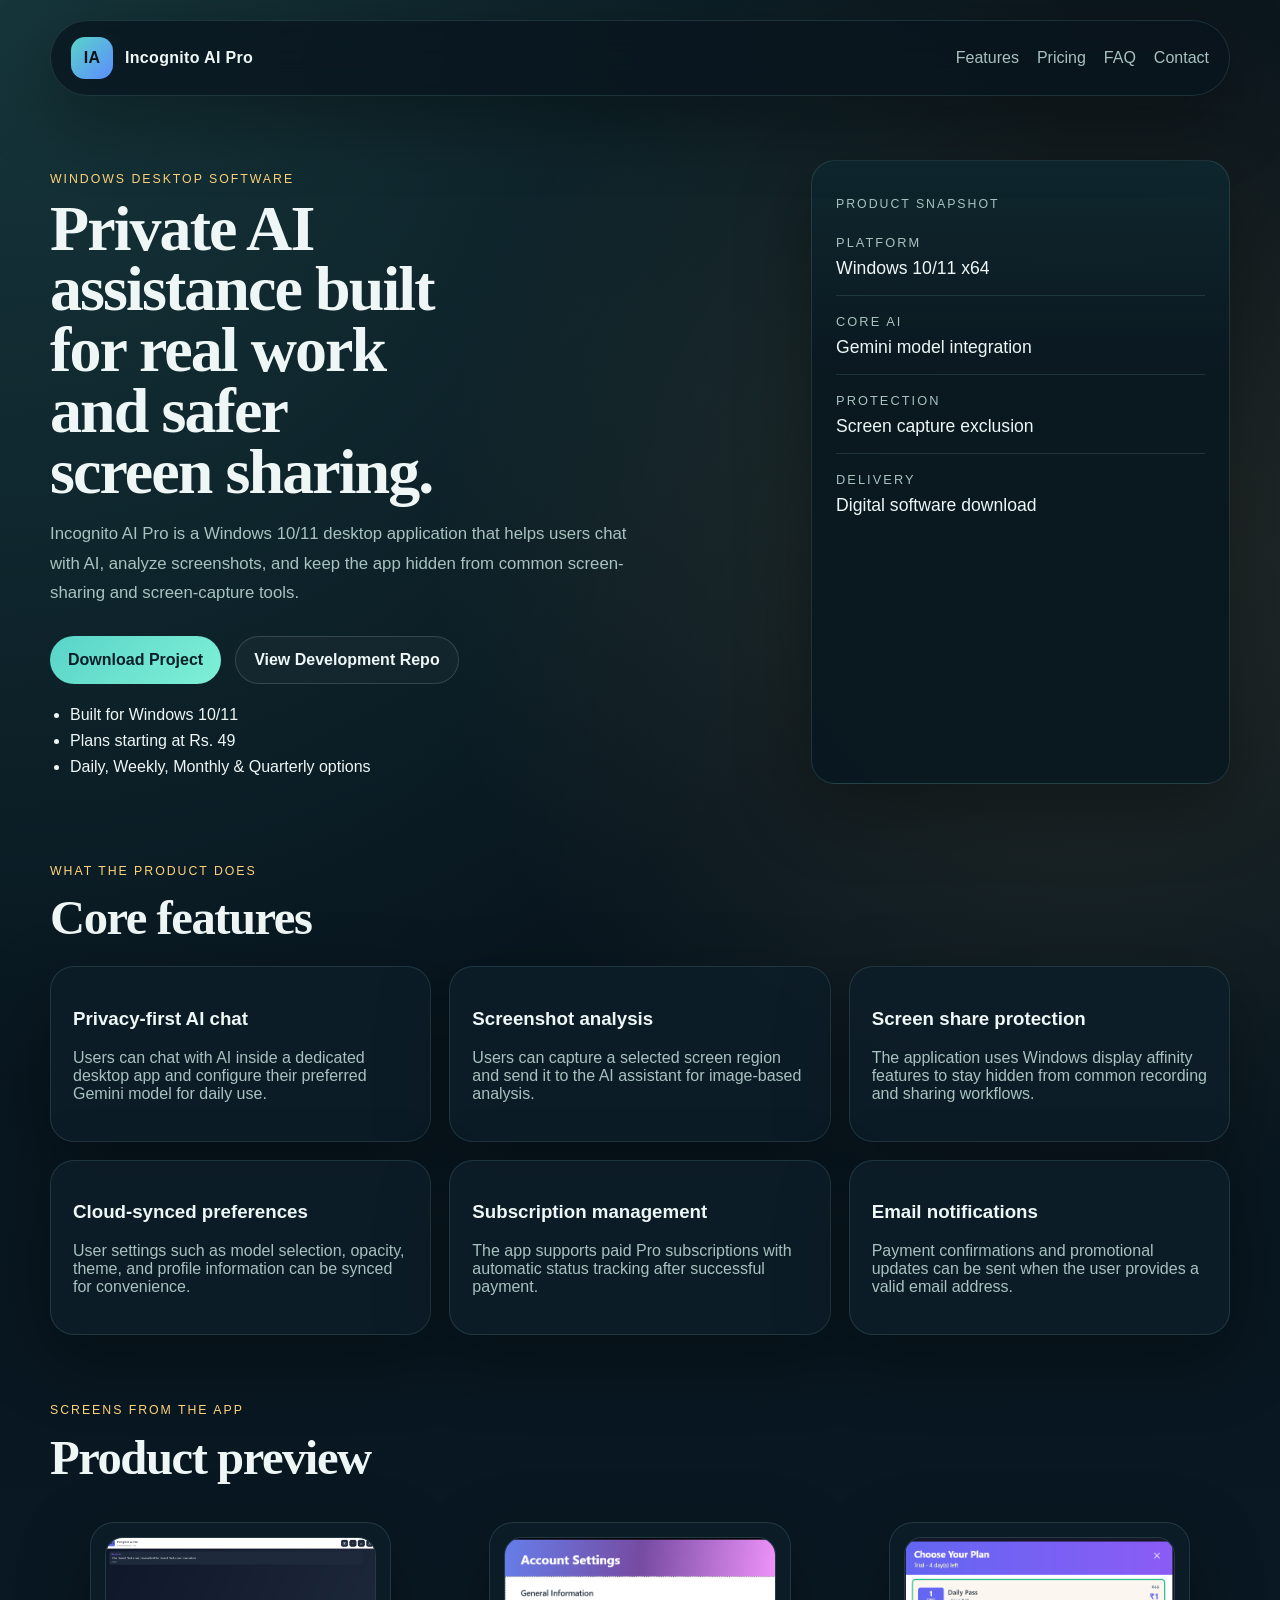
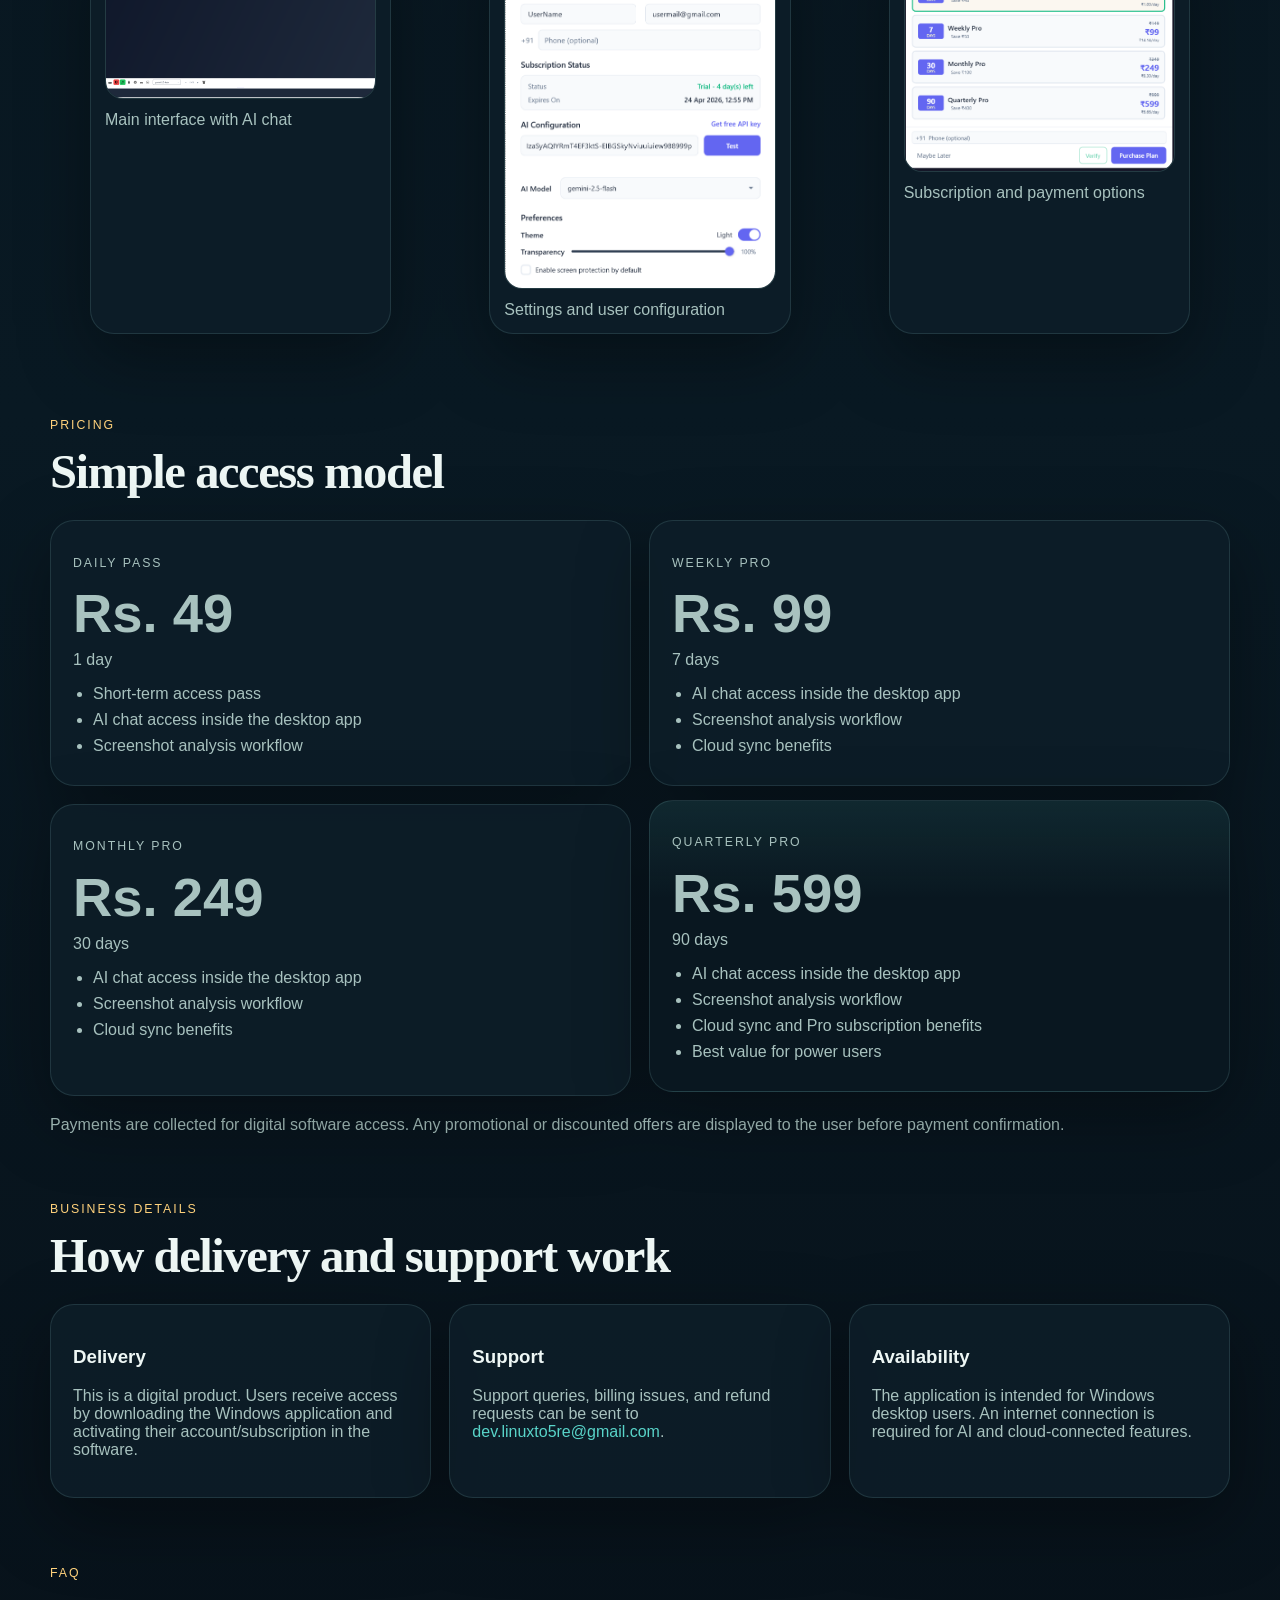
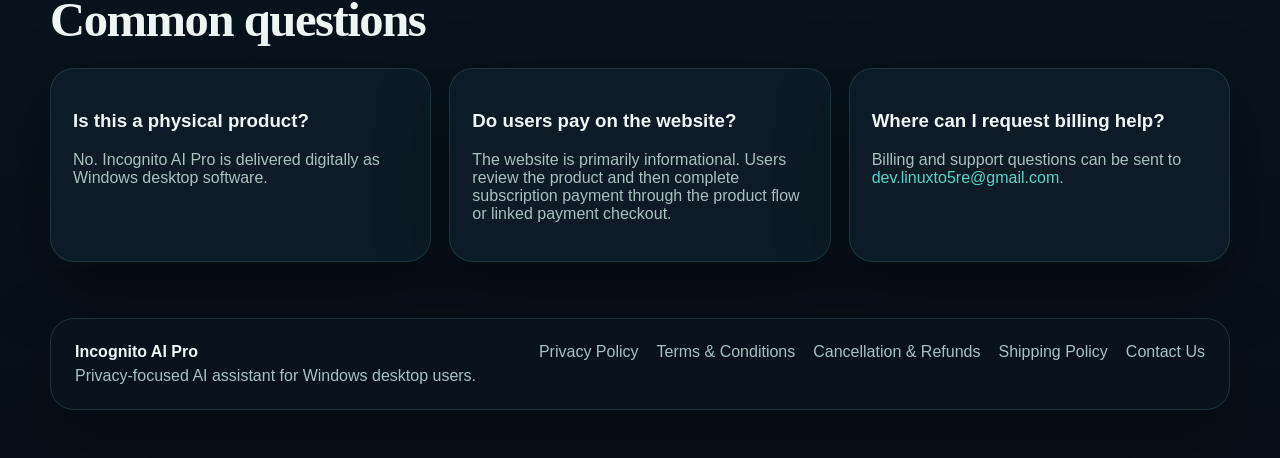
<file: index.html>
<!DOCTYPE html>
<html lang="en">
<head>
  <meta charset="UTF-8">
  <meta name="viewport" content="width=device-width, initial-scale=1.0">
  <title>Incognito AI Pro | Privacy-Focused Windows AI Assistant</title>
  <meta name="description" content="Incognito AI Pro is a privacy-focused Windows AI assistant with screen capture protection, screenshot analysis, cloud sync, and subscription access.">
  <link rel="icon" type="image/svg+xml" href="./favicon.svg">
  <link rel="stylesheet" href="./styles.css">
</head>
<body>
  <div class="site-shell">
    <header class="topbar">
      <a class="brand" href="./index.html">
        <span class="brand-mark">IA</span>
        <span>Incognito AI Pro</span>
      </a>
      <nav class="nav">
        <a href="#features">Features</a>
        <a href="#pricing">Pricing</a>
        <a href="#faq">FAQ</a>
        <a href="./contact.html">Contact</a>
      </nav>
    </header>

    <main>
      <section class="hero">
        <div class="hero-copy">
          <p class="eyebrow">Windows desktop software</p>
          <h1>Private AI assistance built for real work and safer screen sharing.</h1>
          <p class="lead">
            Incognito AI Pro is a Windows 10/11 desktop application that helps users chat with AI,
            analyze screenshots, and keep the app hidden from common screen-sharing and screen-capture tools.
          </p>
          <div class="hero-actions">
            <a class="button button-primary" href="https://github.com/LinUxTo5re/Incognito-AI" target="_blank" rel="noreferrer">Download Project</a>
            <a class="button button-secondary" href="https://github.com/LinUxTo5re/GenAIGUI" target="_blank" rel="noreferrer">View Development Repo</a>
          </div>
          <ul class="hero-points">
            <li>Built for Windows 10/11</li>
            <li>Plans starting at Rs. 49</li>
            <li>Daily, Weekly, Monthly & Quarterly options</li>
          </ul>
        </div>
        <div class="hero-card card">
          <p class="mini-heading">Product snapshot</p>
          <dl class="snapshot">
            <div>
              <dt>Platform</dt>
              <dd>Windows 10/11 x64</dd>
            </div>
            <div>
              <dt>Core AI</dt>
              <dd>Gemini model integration</dd>
            </div>
            <div>
              <dt>Protection</dt>
              <dd>Screen capture exclusion</dd>
            </div>
            <div>
              <dt>Delivery</dt>
              <dd>Digital software download</dd>
            </div>
          </dl>
        </div>
      </section>

      <section class="section grid-section" id="features">
        <div class="section-heading">
          <p class="eyebrow">What the product does</p>
          <h2>Core features</h2>
        </div>
        <div class="feature-grid">
          <article class="card">
            <h3>Privacy-first AI chat</h3>
            <p>Users can chat with AI inside a dedicated desktop app and configure their preferred Gemini model for daily use.</p>
          </article>
          <article class="card">
            <h3>Screenshot analysis</h3>
            <p>Users can capture a selected screen region and send it to the AI assistant for image-based analysis.</p>
          </article>
          <article class="card">
            <h3>Screen share protection</h3>
            <p>The application uses Windows display affinity features to stay hidden from common recording and sharing workflows.</p>
          </article>
          <article class="card">
            <h3>Cloud-synced preferences</h3>
            <p>User settings such as model selection, opacity, theme, and profile information can be synced for convenience.</p>
          </article>
          <article class="card">
            <h3>Subscription management</h3>
            <p>The app supports paid Pro subscriptions with automatic status tracking after successful payment.</p>
          </article>
          <article class="card">
            <h3>Email notifications</h3>
            <p>Payment confirmations and promotional updates can be sent when the user provides a valid email address.</p>
          </article>
        </div>
      </section>

      <section class="section showcase">
        <div class="section-heading">
          <p class="eyebrow">Screens from the app</p>
          <h2>Product preview</h2>
        </div>
        <div class="showcase-grid">
          <figure class="card screenshot-card">
            <img src="./Screenshots/Main_interface_with_AI_chat.png" alt="Incognito AI Pro main chat interface">
            <figcaption>Main interface with AI chat</figcaption>
          </figure>
          <figure class="card screenshot-card">
            <img src="./Screenshots/Settings_and_user_configuration.png" alt="Incognito AI Pro settings panel">
            <figcaption>Settings and user configuration</figcaption>
          </figure>
          <figure class="card screenshot-card">
            <img src="./Screenshots/Subscription_and_payment_options.png" alt="Incognito AI Pro pricing and subscription screen">
            <figcaption>Subscription and payment options</figcaption>
          </figure>
        </div>
      </section>

      <section class="section pricing-section" id="pricing">
        <div class="section-heading">
          <p class="eyebrow">Pricing</p>
          <h2>Simple access model</h2>
        </div>
        <div class="pricing-grid">
          <article class="card price-card">
            <p class="price-label">Daily Pass</p>
            <p class="price-amount">Rs. 49</p>
            <p class="price-meta">1 day</p>
            <ul class="list">
              <li>Short-term access pass</li>
              <li>AI chat access inside the desktop app</li>
              <li>Screenshot analysis workflow</li>
            </ul>
          </article>
          <article class="card price-card">
            <p class="price-label">Weekly Pro</p>
            <p class="price-amount">Rs. 99</p>
            <p class="price-meta">7 days</p>
            <ul class="list">
              <li>AI chat access inside the desktop app</li>
              <li>Screenshot analysis workflow</li>
              <li>Cloud sync benefits</li>
            </ul>
          </article>
          <article class="card price-card">
            <p class="price-label">Monthly Pro</p>
            <p class="price-amount">Rs. 249</p>
            <p class="price-meta">30 days</p>
            <ul class="list">
              <li>AI chat access inside the desktop app</li>
              <li>Screenshot analysis workflow</li>
              <li>Cloud sync benefits</li>
            </ul>
          </article>
          <article class="card price-card featured">
            <p class="price-label">Quarterly Pro</p>
            <p class="price-amount">Rs. 599</p>
            <p class="price-meta">90 days</p>
            <ul class="list">
              <li>AI chat access inside the desktop app</li>
              <li>Screenshot analysis workflow</li>
              <li>Cloud sync and Pro subscription benefits</li>
              <li>Best value for power users</li>
            </ul>
          </article>
        </div>
        <p class="section-note">
          Payments are collected for digital software access. Any promotional or discounted offers are displayed to the user before payment confirmation.
        </p>
      </section>

      <section class="section business-section">
        <div class="section-heading">
          <p class="eyebrow">Business details</p>
          <h2>How delivery and support work</h2>
        </div>
        <div class="business-grid">
          <article class="card">
            <h3>Delivery</h3>
            <p>This is a digital product. Users receive access by downloading the Windows application and activating their account/subscription in the software.</p>
          </article>
          <article class="card">
            <h3>Support</h3>
            <p>Support queries, billing issues, and refund requests can be sent to <a href="mailto:dev.linuxto5re@gmail.com">dev.linuxto5re@gmail.com</a>.</p>
          </article>
          <article class="card">
            <h3>Availability</h3>
            <p>The application is intended for Windows desktop users. An internet connection is required for AI and cloud-connected features.</p>
          </article>
        </div>
      </section>

      <section class="section faq-section" id="faq">
        <div class="section-heading">
          <p class="eyebrow">FAQ</p>
          <h2>Common questions</h2>
        </div>
        <div class="faq-list">
          <article class="card">
            <h3>Is this a physical product?</h3>
            <p>No. Incognito AI Pro is delivered digitally as Windows desktop software.</p>
          </article>
          <article class="card">
            <h3>Do users pay on the website?</h3>
            <p>The website is primarily informational. Users review the product and then complete subscription payment through the product flow or linked payment checkout.</p>
          </article>
          <article class="card">
            <h3>Where can I request billing help?</h3>
            <p>Billing and support questions can be sent to <a href="mailto:dev.linuxto5re@gmail.com">dev.linuxto5re@gmail.com</a>.</p>
          </article>
        </div>
      </section>
    </main>

    <footer class="footer">
      <div>
        <p class="footer-title">Incognito AI Pro</p>
        <p class="footer-copy">Privacy-focused AI assistant for Windows desktop users.</p>
      </div>
      <nav class="footer-links">
        <a href="./privacy.html">Privacy Policy</a>
        <a href="./terms.html">Terms & Conditions</a>
        <a href="./refund.html">Cancellation & Refunds</a>
        <a href="./shipping.html">Shipping Policy</a>
        <a href="./contact.html">Contact Us</a>
      </nav>
    </footer>
  </div>
</body>
</html>
</file>
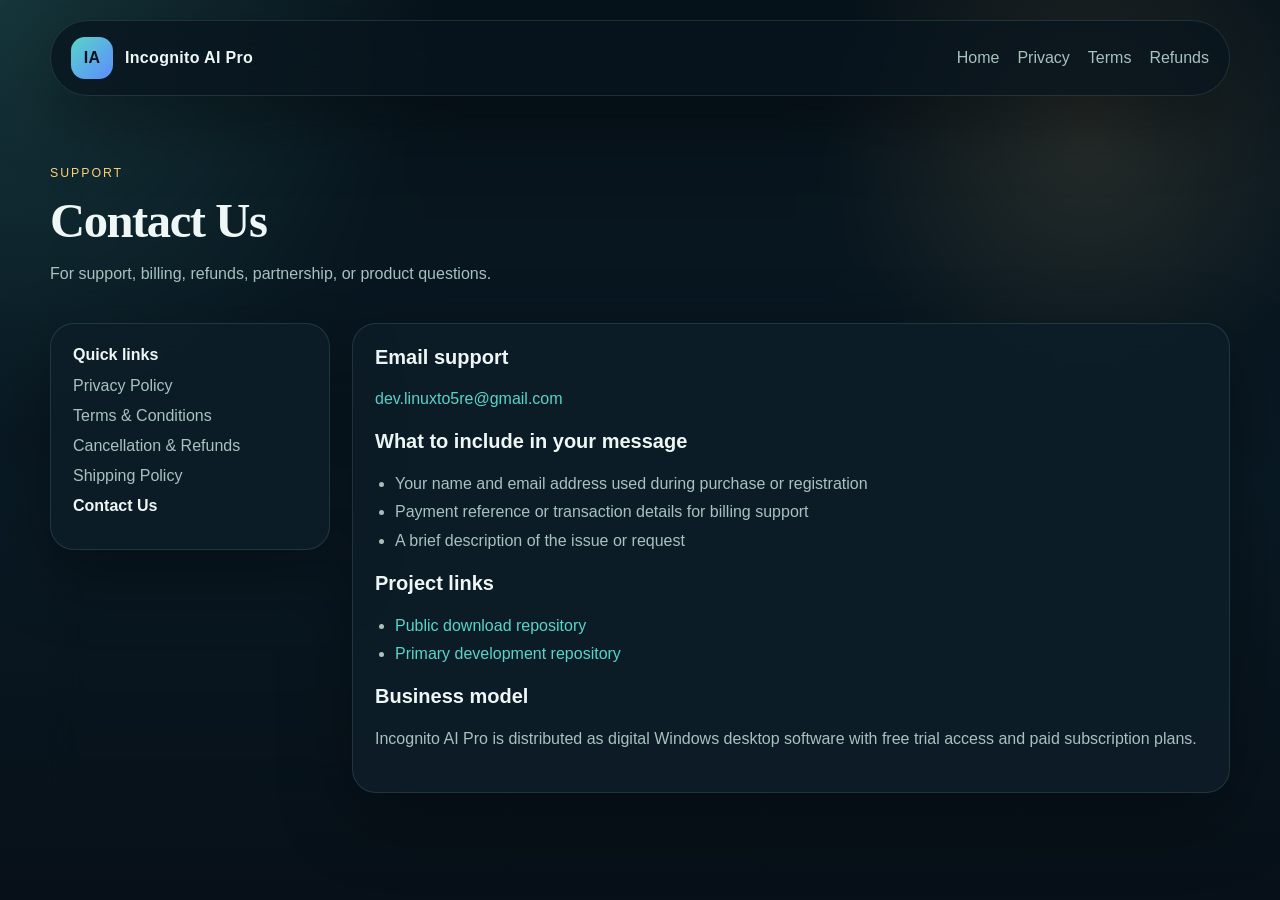
<file: contact.html>
<!DOCTYPE html>
<html lang="en">
<head>
  <meta charset="UTF-8">
  <meta name="viewport" content="width=device-width, initial-scale=1.0">
  <title>Contact Us | Incognito AI Pro</title>
  <link rel="icon" type="image/svg+xml" href="./favicon.svg">
  <link rel="stylesheet" href="./styles.css">
</head>
<body>
  <div class="site-shell">
    <header class="topbar">
      <a class="brand" href="./index.html">
        <span class="brand-mark">IA</span>
        <span>Incognito AI Pro</span>
      </a>
      <nav class="nav">
        <a href="./index.html">Home</a>
        <a href="./privacy.html">Privacy</a>
        <a href="./terms.html">Terms</a>
        <a href="./refund.html">Refunds</a>
      </nav>
    </header>

    <section class="legal-header">
      <div class="legal-title">
        <p class="eyebrow">Support</p>
        <h1>Contact Us</h1>
        <p class="legal-copy">For support, billing, refunds, partnership, or product questions.</p>
      </div>
    </section>

    <main class="legal-layout">
      <aside class="legal-nav">
        <h2>Quick links</h2>
        <a href="./privacy.html">Privacy Policy</a>
        <a href="./terms.html">Terms & Conditions</a>
        <a href="./refund.html">Cancellation & Refunds</a>
        <a href="./shipping.html">Shipping Policy</a>
        <a class="current" href="./contact.html">Contact Us</a>
      </aside>

      <article class="legal-card">
        <h2>Email support</h2>
        <p><a href="mailto:dev.linuxto5re@gmail.com">dev.linuxto5re@gmail.com</a></p>

        <h2>What to include in your message</h2>
        <ul>
          <li>Your name and email address used during purchase or registration</li>
          <li>Payment reference or transaction details for billing support</li>
          <li>A brief description of the issue or request</li>
        </ul>

        <h2>Project links</h2>
        <ul>
          <li><a href="https://github.com/LinUxTo5re/Incognito-AI" target="_blank" rel="noreferrer">Public download repository</a></li>
          <li><a href="https://github.com/LinUxTo5re/GenAIGUI" target="_blank" rel="noreferrer">Primary development repository</a></li>
        </ul>

        <h2>Business model</h2>
        <p>Incognito AI Pro is distributed as digital Windows desktop software with free trial access and paid subscription plans.</p>
      </article>
    </main>
  </div>
</body>
</html>
</file>
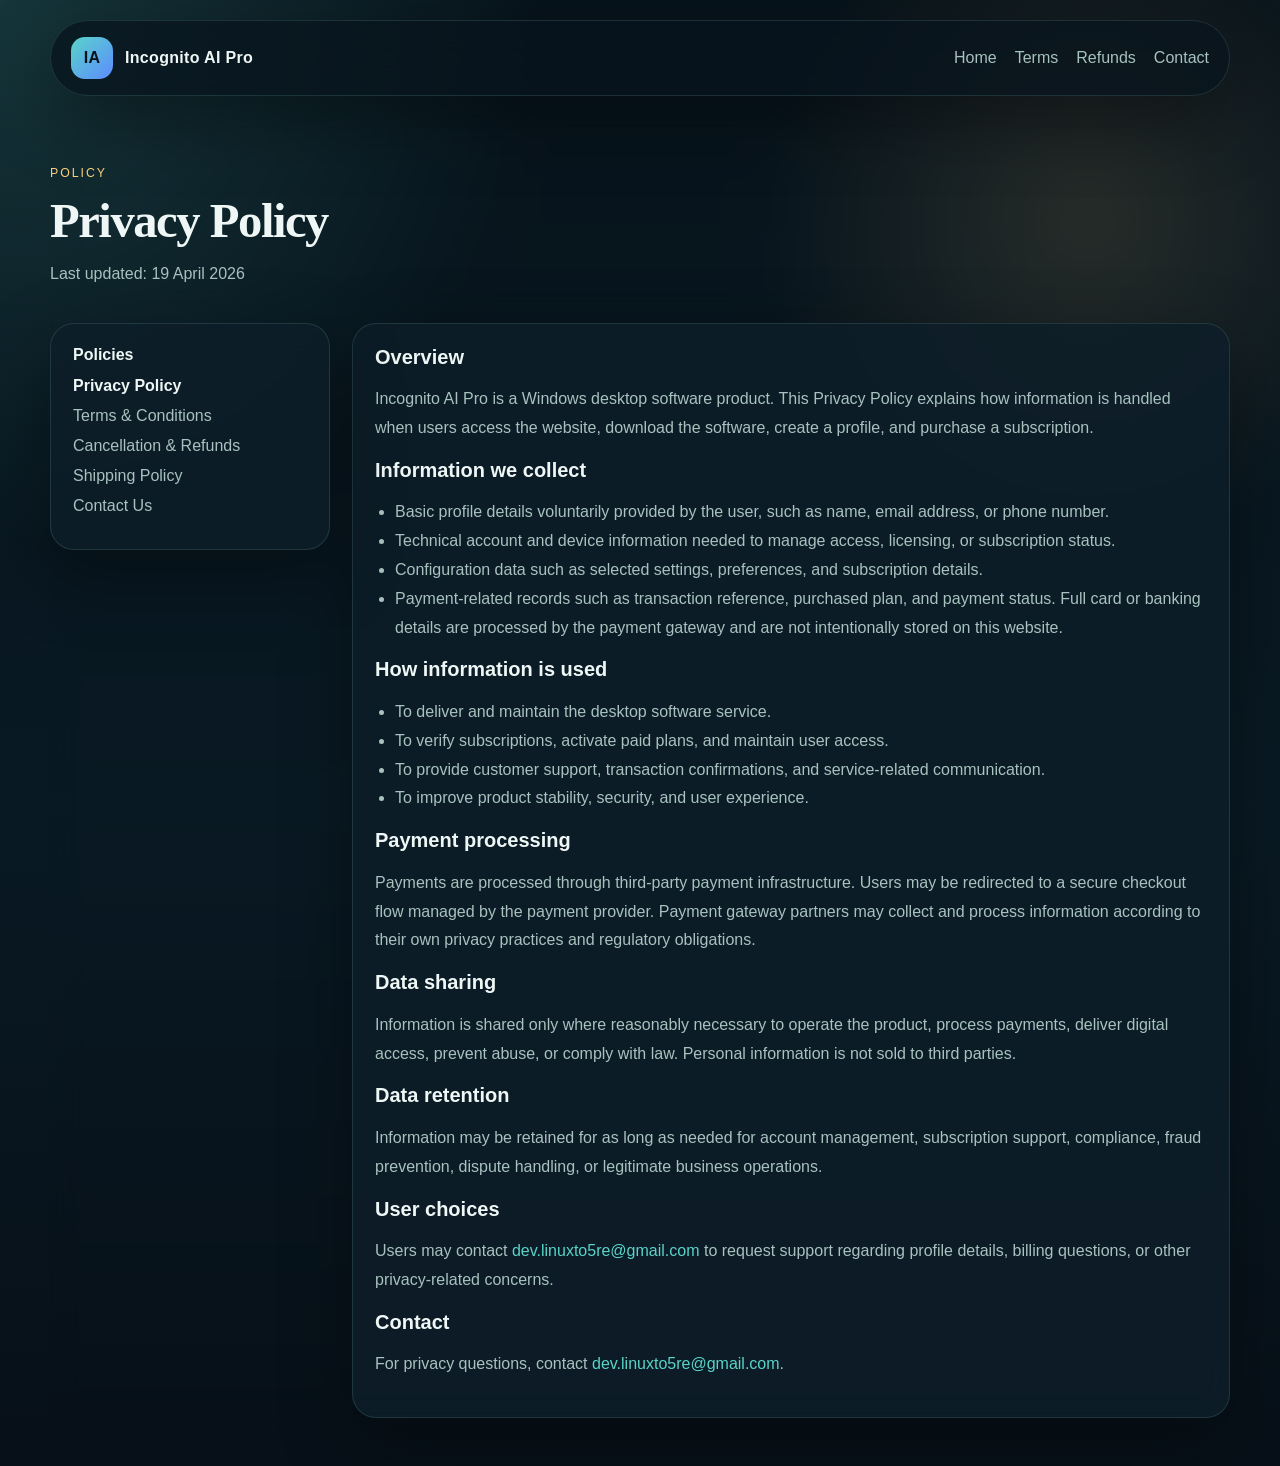
<file: privacy.html>
<!DOCTYPE html>
<html lang="en">
<head>
  <meta charset="UTF-8">
  <meta name="viewport" content="width=device-width, initial-scale=1.0">
  <title>Privacy Policy | Incognito AI Pro</title>
  <link rel="icon" type="image/svg+xml" href="./favicon.svg">
  <link rel="stylesheet" href="./styles.css">
</head>
<body>
  <div class="site-shell">
    <header class="topbar">
      <a class="brand" href="./index.html">
        <span class="brand-mark">IA</span>
        <span>Incognito AI Pro</span>
      </a>
      <nav class="nav">
        <a href="./index.html">Home</a>
        <a href="./terms.html">Terms</a>
        <a href="./refund.html">Refunds</a>
        <a href="./contact.html">Contact</a>
      </nav>
    </header>

    <section class="legal-header">
      <div class="legal-title">
        <p class="eyebrow">Policy</p>
        <h1>Privacy Policy</h1>
        <p class="legal-copy">Last updated: 19 April 2026</p>
      </div>
    </section>

    <main class="legal-layout">
      <aside class="legal-nav">
        <h2>Policies</h2>
        <a class="current" href="./privacy.html">Privacy Policy</a>
        <a href="./terms.html">Terms & Conditions</a>
        <a href="./refund.html">Cancellation & Refunds</a>
        <a href="./shipping.html">Shipping Policy</a>
        <a href="./contact.html">Contact Us</a>
      </aside>

      <article class="legal-card">
        <h2>Overview</h2>
        <p>Incognito AI Pro is a Windows desktop software product. This Privacy Policy explains how information is handled when users access the website, download the software, create a profile, and purchase a subscription.</p>

        <h2>Information we collect</h2>
        <ul>
          <li>Basic profile details voluntarily provided by the user, such as name, email address, or phone number.</li>
          <li>Technical account and device information needed to manage access, licensing, or subscription status.</li>
          <li>Configuration data such as selected settings, preferences, and subscription details.</li>
          <li>Payment-related records such as transaction reference, purchased plan, and payment status. Full card or banking details are processed by the payment gateway and are not intentionally stored on this website.</li>
        </ul>

        <h2>How information is used</h2>
        <ul>
          <li>To deliver and maintain the desktop software service.</li>
          <li>To verify subscriptions, activate paid plans, and maintain user access.</li>
          <li>To provide customer support, transaction confirmations, and service-related communication.</li>
          <li>To improve product stability, security, and user experience.</li>
        </ul>

        <h2>Payment processing</h2>
        <p>Payments are processed through third-party payment infrastructure. Users may be redirected to a secure checkout flow managed by the payment provider. Payment gateway partners may collect and process information according to their own privacy practices and regulatory obligations.</p>

        <h2>Data sharing</h2>
        <p>Information is shared only where reasonably necessary to operate the product, process payments, deliver digital access, prevent abuse, or comply with law. Personal information is not sold to third parties.</p>

        <h2>Data retention</h2>
        <p>Information may be retained for as long as needed for account management, subscription support, compliance, fraud prevention, dispute handling, or legitimate business operations.</p>

        <h2>User choices</h2>
        <p>Users may contact <a href="mailto:dev.linuxto5re@gmail.com">dev.linuxto5re@gmail.com</a> to request support regarding profile details, billing questions, or other privacy-related concerns.</p>

        <h2>Contact</h2>
        <p>For privacy questions, contact <a href="mailto:dev.linuxto5re@gmail.com">dev.linuxto5re@gmail.com</a>.</p>
      </article>
    </main>
  </div>
</body>
</html>
</file>
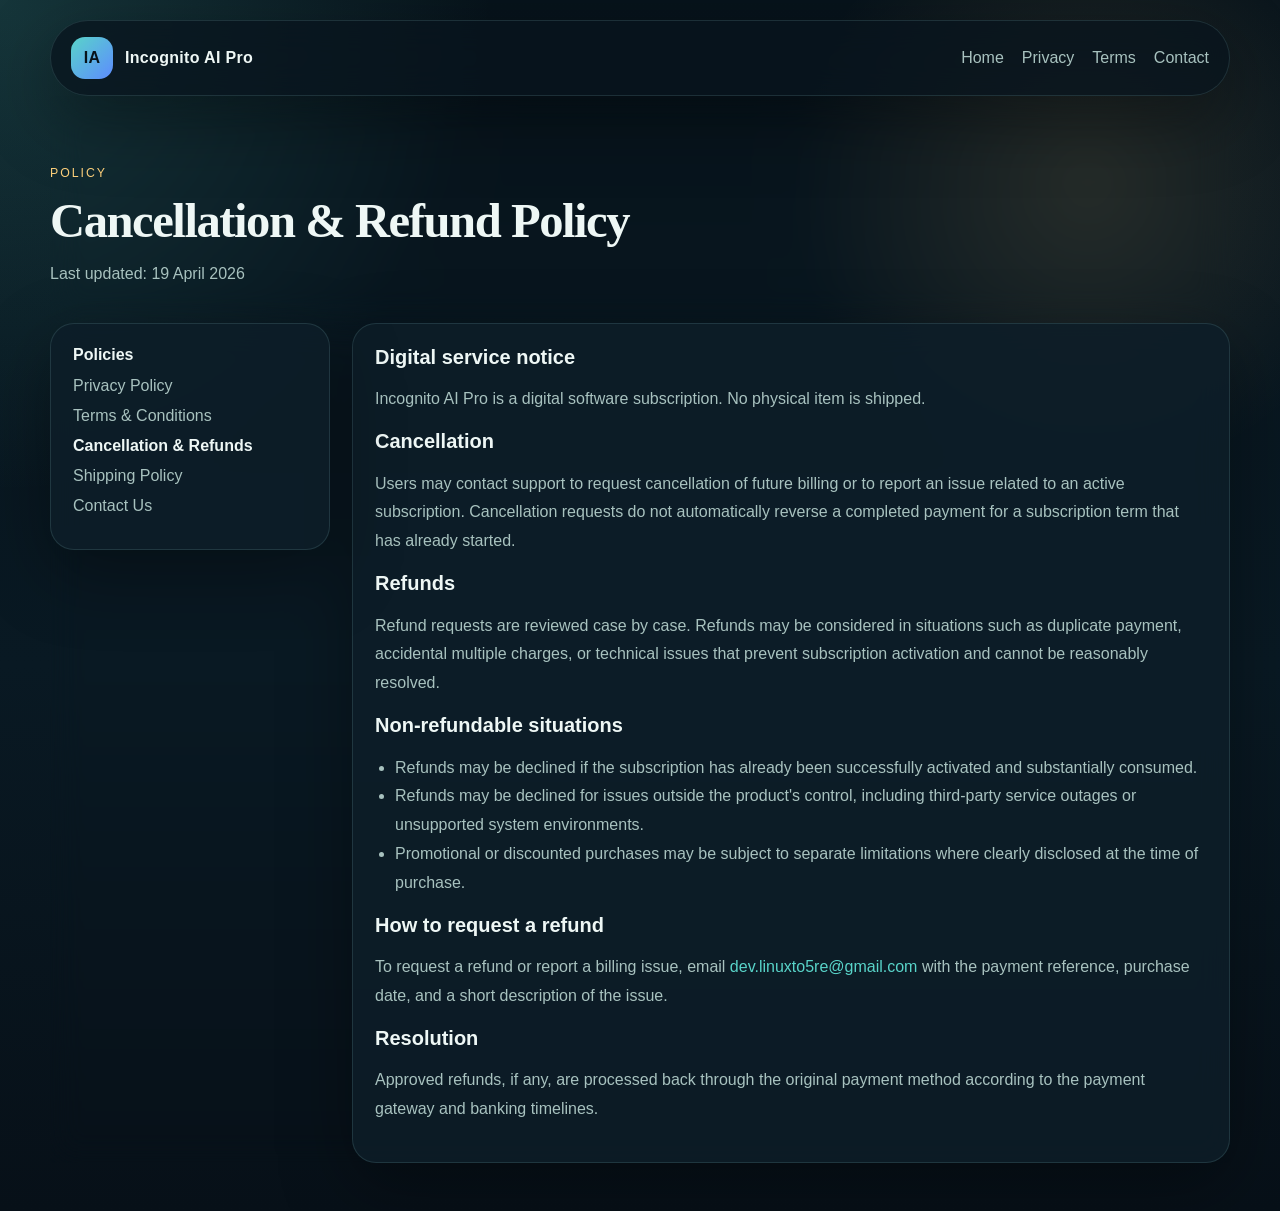
<file: refund.html>
<!DOCTYPE html>
<html lang="en">
<head>
  <meta charset="UTF-8">
  <meta name="viewport" content="width=device-width, initial-scale=1.0">
  <title>Cancellation & Refunds | Incognito AI Pro</title>
  <link rel="icon" type="image/svg+xml" href="./favicon.svg">
  <link rel="stylesheet" href="./styles.css">
</head>
<body>
  <div class="site-shell">
    <header class="topbar">
      <a class="brand" href="./index.html">
        <span class="brand-mark">IA</span>
        <span>Incognito AI Pro</span>
      </a>
      <nav class="nav">
        <a href="./index.html">Home</a>
        <a href="./privacy.html">Privacy</a>
        <a href="./terms.html">Terms</a>
        <a href="./contact.html">Contact</a>
      </nav>
    </header>

    <section class="legal-header">
      <div class="legal-title">
        <p class="eyebrow">Policy</p>
        <h1>Cancellation & Refund Policy</h1>
        <p class="legal-copy">Last updated: 19 April 2026</p>
      </div>
    </section>

    <main class="legal-layout">
      <aside class="legal-nav">
        <h2>Policies</h2>
        <a href="./privacy.html">Privacy Policy</a>
        <a href="./terms.html">Terms & Conditions</a>
        <a class="current" href="./refund.html">Cancellation & Refunds</a>
        <a href="./shipping.html">Shipping Policy</a>
        <a href="./contact.html">Contact Us</a>
      </aside>

      <article class="legal-card">
        <h2>Digital service notice</h2>
        <p>Incognito AI Pro is a digital software subscription. No physical item is shipped.</p>

        <h2>Cancellation</h2>
        <p>Users may contact support to request cancellation of future billing or to report an issue related to an active subscription. Cancellation requests do not automatically reverse a completed payment for a subscription term that has already started.</p>

        <h2>Refunds</h2>
        <p>Refund requests are reviewed case by case. Refunds may be considered in situations such as duplicate payment, accidental multiple charges, or technical issues that prevent subscription activation and cannot be reasonably resolved.</p>

        <h2>Non-refundable situations</h2>
        <ul>
          <li>Refunds may be declined if the subscription has already been successfully activated and substantially consumed.</li>
          <li>Refunds may be declined for issues outside the product's control, including third-party service outages or unsupported system environments.</li>
          <li>Promotional or discounted purchases may be subject to separate limitations where clearly disclosed at the time of purchase.</li>
        </ul>

        <h2>How to request a refund</h2>
        <p>To request a refund or report a billing issue, email <a href="mailto:dev.linuxto5re@gmail.com">dev.linuxto5re@gmail.com</a> with the payment reference, purchase date, and a short description of the issue.</p>

        <h2>Resolution</h2>
        <p>Approved refunds, if any, are processed back through the original payment method according to the payment gateway and banking timelines.</p>
      </article>
    </main>
  </div>
</body>
</html>
</file>
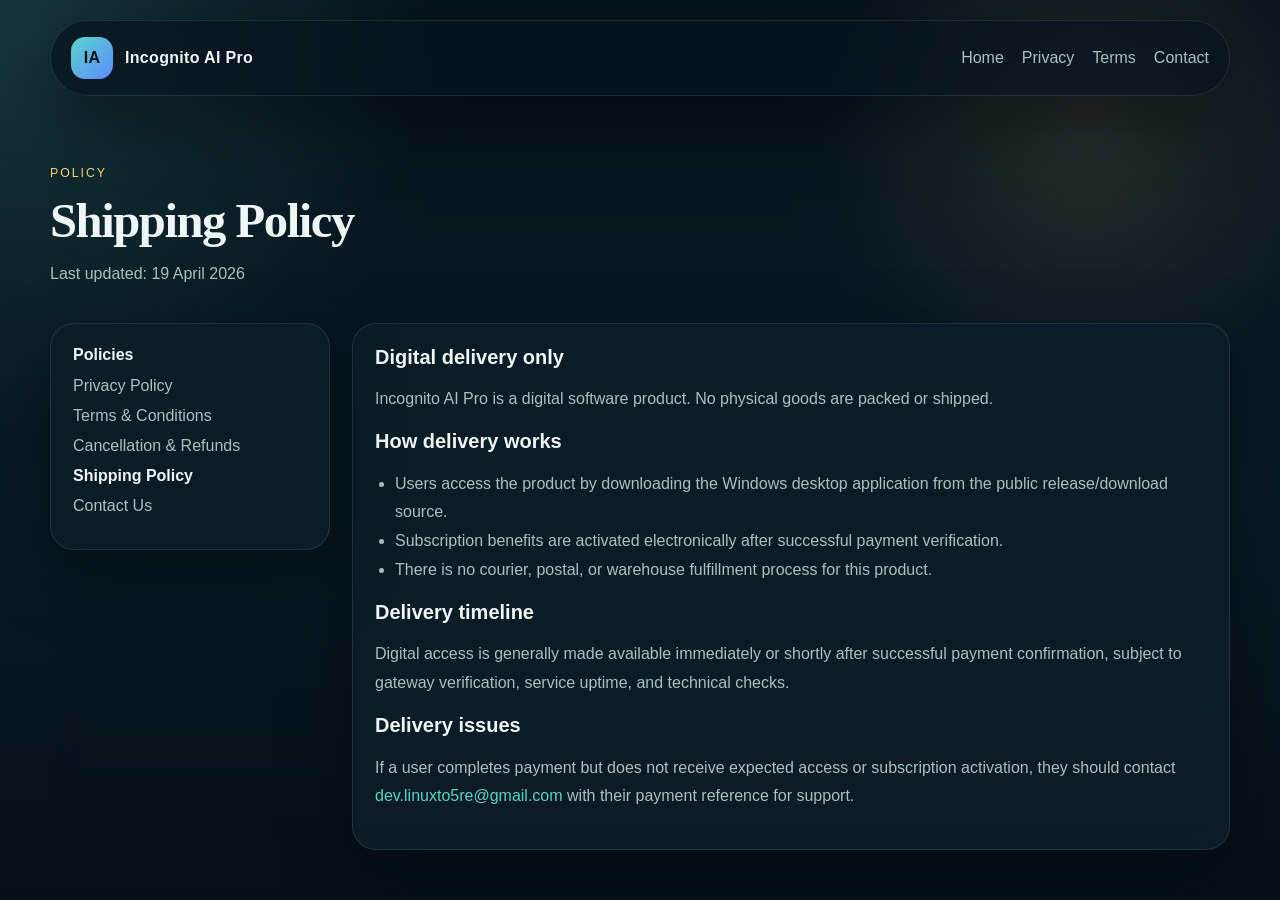
<file: shipping.html>
<!DOCTYPE html>
<html lang="en">
<head>
  <meta charset="UTF-8">
  <meta name="viewport" content="width=device-width, initial-scale=1.0">
  <title>Shipping Policy | Incognito AI Pro</title>
  <link rel="icon" type="image/svg+xml" href="./favicon.svg">
  <link rel="stylesheet" href="./styles.css">
</head>
<body>
  <div class="site-shell">
    <header class="topbar">
      <a class="brand" href="./index.html">
        <span class="brand-mark">IA</span>
        <span>Incognito AI Pro</span>
      </a>
      <nav class="nav">
        <a href="./index.html">Home</a>
        <a href="./privacy.html">Privacy</a>
        <a href="./terms.html">Terms</a>
        <a href="./contact.html">Contact</a>
      </nav>
    </header>

    <section class="legal-header">
      <div class="legal-title">
        <p class="eyebrow">Policy</p>
        <h1>Shipping Policy</h1>
        <p class="legal-copy">Last updated: 19 April 2026</p>
      </div>
    </section>

    <main class="legal-layout">
      <aside class="legal-nav">
        <h2>Policies</h2>
        <a href="./privacy.html">Privacy Policy</a>
        <a href="./terms.html">Terms & Conditions</a>
        <a href="./refund.html">Cancellation & Refunds</a>
        <a class="current" href="./shipping.html">Shipping Policy</a>
        <a href="./contact.html">Contact Us</a>
      </aside>

      <article class="legal-card">
        <h2>Digital delivery only</h2>
        <p>Incognito AI Pro is a digital software product. No physical goods are packed or shipped.</p>

        <h2>How delivery works</h2>
        <ul>
          <li>Users access the product by downloading the Windows desktop application from the public release/download source.</li>
          <li>Subscription benefits are activated electronically after successful payment verification.</li>
          <li>There is no courier, postal, or warehouse fulfillment process for this product.</li>
        </ul>

        <h2>Delivery timeline</h2>
        <p>Digital access is generally made available immediately or shortly after successful payment confirmation, subject to gateway verification, service uptime, and technical checks.</p>

        <h2>Delivery issues</h2>
        <p>If a user completes payment but does not receive expected access or subscription activation, they should contact <a href="mailto:dev.linuxto5re@gmail.com">dev.linuxto5re@gmail.com</a> with their payment reference for support.</p>
      </article>
    </main>
  </div>
</body>
</html>
</file>
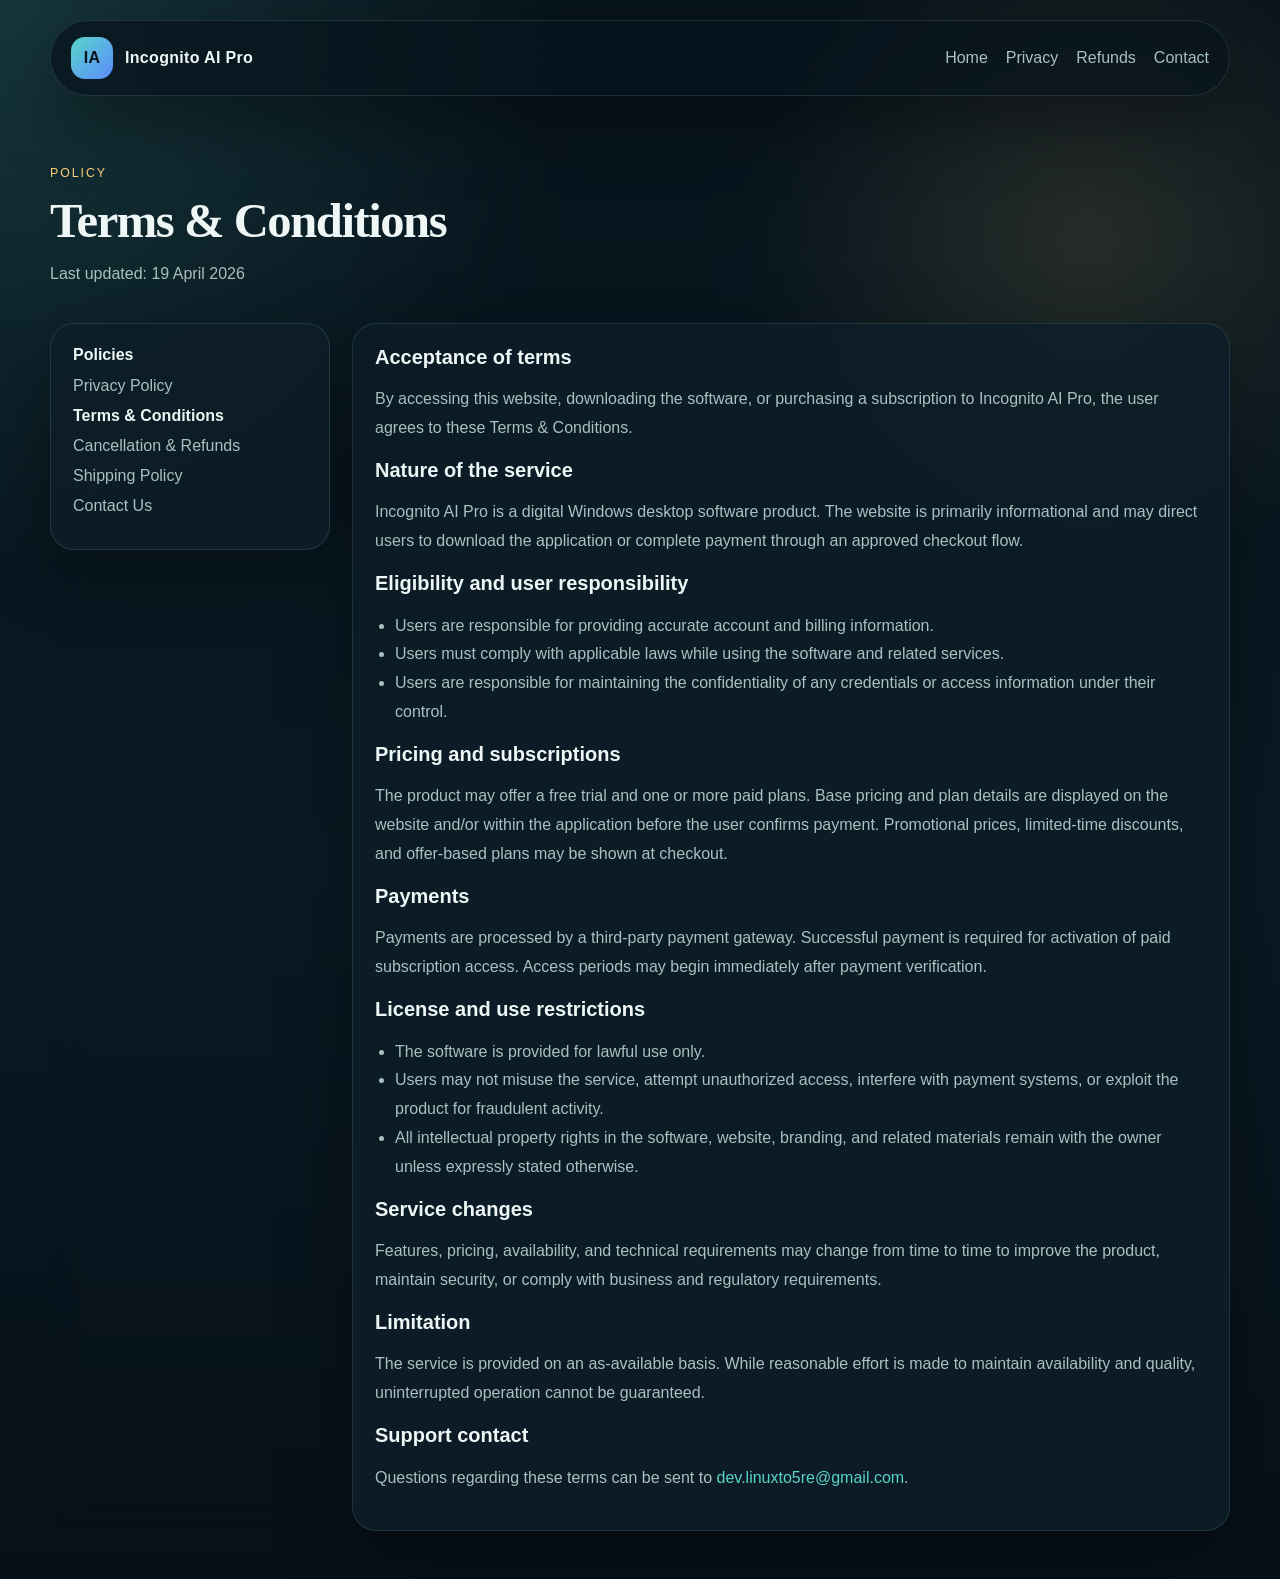
<file: terms.html>
<!DOCTYPE html>
<html lang="en">
<head>
  <meta charset="UTF-8">
  <meta name="viewport" content="width=device-width, initial-scale=1.0">
  <title>Terms & Conditions | Incognito AI Pro</title>
  <link rel="icon" type="image/svg+xml" href="./favicon.svg">
  <link rel="stylesheet" href="./styles.css">
</head>
<body>
  <div class="site-shell">
    <header class="topbar">
      <a class="brand" href="./index.html">
        <span class="brand-mark">IA</span>
        <span>Incognito AI Pro</span>
      </a>
      <nav class="nav">
        <a href="./index.html">Home</a>
        <a href="./privacy.html">Privacy</a>
        <a href="./refund.html">Refunds</a>
        <a href="./contact.html">Contact</a>
      </nav>
    </header>

    <section class="legal-header">
      <div class="legal-title">
        <p class="eyebrow">Policy</p>
        <h1>Terms & Conditions</h1>
        <p class="legal-copy">Last updated: 19 April 2026</p>
      </div>
    </section>

    <main class="legal-layout">
      <aside class="legal-nav">
        <h2>Policies</h2>
        <a href="./privacy.html">Privacy Policy</a>
        <a class="current" href="./terms.html">Terms & Conditions</a>
        <a href="./refund.html">Cancellation & Refunds</a>
        <a href="./shipping.html">Shipping Policy</a>
        <a href="./contact.html">Contact Us</a>
      </aside>

      <article class="legal-card">
        <h2>Acceptance of terms</h2>
        <p>By accessing this website, downloading the software, or purchasing a subscription to Incognito AI Pro, the user agrees to these Terms & Conditions.</p>

        <h2>Nature of the service</h2>
        <p>Incognito AI Pro is a digital Windows desktop software product. The website is primarily informational and may direct users to download the application or complete payment through an approved checkout flow.</p>

        <h2>Eligibility and user responsibility</h2>
        <ul>
          <li>Users are responsible for providing accurate account and billing information.</li>
          <li>Users must comply with applicable laws while using the software and related services.</li>
          <li>Users are responsible for maintaining the confidentiality of any credentials or access information under their control.</li>
        </ul>

        <h2>Pricing and subscriptions</h2>
        <p>The product may offer a free trial and one or more paid plans. Base pricing and plan details are displayed on the website and/or within the application before the user confirms payment. Promotional prices, limited-time discounts, and offer-based plans may be shown at checkout.</p>

        <h2>Payments</h2>
        <p>Payments are processed by a third-party payment gateway. Successful payment is required for activation of paid subscription access. Access periods may begin immediately after payment verification.</p>

        <h2>License and use restrictions</h2>
        <ul>
          <li>The software is provided for lawful use only.</li>
          <li>Users may not misuse the service, attempt unauthorized access, interfere with payment systems, or exploit the product for fraudulent activity.</li>
          <li>All intellectual property rights in the software, website, branding, and related materials remain with the owner unless expressly stated otherwise.</li>
        </ul>

        <h2>Service changes</h2>
        <p>Features, pricing, availability, and technical requirements may change from time to time to improve the product, maintain security, or comply with business and regulatory requirements.</p>

        <h2>Limitation</h2>
        <p>The service is provided on an as-available basis. While reasonable effort is made to maintain availability and quality, uninterrupted operation cannot be guaranteed.</p>

        <h2>Support contact</h2>
        <p>Questions regarding these terms can be sent to <a href="mailto:dev.linuxto5re@gmail.com">dev.linuxto5re@gmail.com</a>.</p>
      </article>
    </main>
  </div>
</body>
</html>
</file>
<file: styles.css>
:root {
  --bg: #07131b;
  --bg-soft: #0e2230;
  --panel: rgba(13, 30, 41, 0.85);
  --panel-strong: rgba(10, 24, 33, 0.96);
  --line: rgba(155, 221, 215, 0.14);
  --text: #eef7f5;
  --muted: #a8c2bf;
  --accent: #59d4c9;
  --accent-strong: #1db5a8;
  --accent-warm: #ffd27c;
  --shadow: 0 24px 70px rgba(0, 0, 0, 0.34);
  --radius: 24px;
  --radius-sm: 16px;
  --content-width: 1180px;
}

* {
  box-sizing: border-box;
}

html {
  scroll-behavior: smooth;
}

body {
  margin: 0;
  color: var(--text);
  font-family: "Trebuchet MS", "Segoe UI", sans-serif;
  background:
    radial-gradient(circle at top left, rgba(89, 212, 201, 0.18), transparent 28%),
    radial-gradient(circle at 85% 15%, rgba(255, 210, 124, 0.12), transparent 20%),
    linear-gradient(180deg, #07131b 0%, #091923 55%, #071018 100%);
  min-height: 100vh;
}

img {
  max-width: 100%;
  display: block;
}

a {
  color: var(--accent);
  text-decoration: none;
}

a:hover {
  color: #93fff4;
}

.site-shell {
  width: min(calc(100% - 32px), var(--content-width));
  margin: 0 auto;
  padding: 20px 0 48px;
}

.topbar,
.footer,
.legal-header,
.legal-layout {
  backdrop-filter: blur(16px);
}

.topbar,
.footer {
  border: 1px solid var(--line);
  background: rgba(8, 21, 30, 0.76);
  box-shadow: var(--shadow);
}

.topbar {
  position: sticky;
  top: 16px;
  z-index: 10;
  display: flex;
  align-items: center;
  justify-content: space-between;
  gap: 20px;
  padding: 16px 20px;
  border-radius: 999px;
}

.brand {
  display: inline-flex;
  align-items: center;
  gap: 12px;
  color: var(--text);
  font-weight: 700;
  letter-spacing: 0.02em;
}

.brand:hover {
  color: var(--text);
}

.brand-mark {
  display: inline-grid;
  place-items: center;
  width: 42px;
  height: 42px;
  border-radius: 14px;
  background: linear-gradient(135deg, var(--accent), #5d8cff);
  color: #07131b;
  font-weight: 800;
}

.nav,
.footer-links {
  display: flex;
  flex-wrap: wrap;
  gap: 18px;
}

.nav a,
.footer-links a {
  color: var(--muted);
}

.nav a:hover,
.footer-links a:hover {
  color: var(--text);
}

.hero,
.section,
.legal-layout {
  animation: rise 0.7s ease both;
}

.hero {
  display: grid;
  grid-template-columns: minmax(0, 1.4fr) minmax(280px, 0.8fr);
  gap: 28px;
  align-items: stretch;
  padding: 64px 0 40px;
}

.hero-copy h1,
.section-heading h2,
.legal-title h1 {
  font-family: Georgia, "Times New Roman", serif;
  letter-spacing: -0.03em;
}

.hero-copy h1 {
  margin: 0;
  font-size: clamp(2.6rem, 5vw, 4.8rem);
  line-height: 0.95;
  max-width: 12ch;
}

.eyebrow,
.mini-heading,
.price-label {
  text-transform: uppercase;
  letter-spacing: 0.16em;
  font-size: 0.77rem;
  color: var(--accent-warm);
}

.lead,
.section-note,
.footer-copy,
.legal-copy,
.card p,
.faq-list p,
.business-grid p,
.list,
.snapshot dt,
.snapshot dd {
  color: var(--muted);
}

.lead {
  max-width: 62ch;
  font-size: 1.05rem;
  line-height: 1.75;
}

.hero-actions {
  display: flex;
  flex-wrap: wrap;
  gap: 14px;
  margin: 28px 0 22px;
}

.button {
  display: inline-flex;
  align-items: center;
  justify-content: center;
  min-height: 48px;
  padding: 0 18px;
  border-radius: 999px;
  font-weight: 700;
  transition: transform 0.18s ease, background 0.18s ease, color 0.18s ease;
}

.button:hover {
  transform: translateY(-2px);
}

.button-primary {
  background: linear-gradient(135deg, var(--accent), #7ff0d6);
  color: #072028;
}

.button-primary:hover {
  color: #072028;
}

.button-secondary {
  border: 1px solid rgba(255, 255, 255, 0.14);
  background: rgba(255, 255, 255, 0.03);
  color: var(--text);
}

.hero-points,
.list {
  margin: 0;
  padding-left: 20px;
}

.hero-points li,
.list li {
  margin-bottom: 8px;
}

.card,
.legal-card,
.legal-nav {
  border: 1px solid var(--line);
  border-radius: var(--radius);
  background: var(--panel);
  box-shadow: var(--shadow);
}

.card {
  padding: 22px;
}

.hero-card {
  padding: 24px;
  background:
    linear-gradient(180deg, rgba(89, 212, 201, 0.08), transparent 34%),
    var(--panel-strong);
}

.snapshot {
  display: grid;
  gap: 18px;
  margin: 24px 0 0;
}

.snapshot div {
  padding-bottom: 16px;
  border-bottom: 1px solid var(--line);
}

.snapshot div:last-child {
  padding-bottom: 0;
  border-bottom: 0;
}

.snapshot dt {
  margin-bottom: 8px;
  font-size: 0.8rem;
  text-transform: uppercase;
  letter-spacing: 0.16em;
}

.snapshot dd {
  margin: 0;
  font-size: 1.1rem;
  color: var(--text);
}

.section {
  padding: 28px 0;
}

.section-heading {
  margin-bottom: 20px;
}

.section-heading h2,
.legal-title h1 {
  margin: 0;
  font-size: clamp(2rem, 3.8vw, 3.2rem);
}

.feature-grid,
.showcase-grid,
.pricing-grid,
.business-grid,
.faq-list {
  display: grid;
  gap: 18px;
}

.feature-grid {
  grid-template-columns: repeat(3, minmax(0, 1fr));
}

.showcase-grid {
  grid-template-columns: repeat(3, minmax(0, 1fr));
}

.pricing-grid {
  grid-template-columns: repeat(2, minmax(0, 1fr));
}

.business-grid,
.faq-list {
  grid-template-columns: repeat(3, minmax(0, 1fr));
}

.screenshot-card {
  padding: 14px;
}

.screenshot-card img {
  width: 100%;
  border-radius: 18px;
  border: 1px solid var(--line);
  background: rgba(255, 255, 255, 0.02);
}

.screenshot-card figcaption {
  margin-top: 12px;
  color: var(--muted);
}

.price-card {
  position: relative;
  overflow: hidden;
}

.price-card.featured {
  background:
    linear-gradient(180deg, rgba(89, 212, 201, 0.09), transparent 34%),
    var(--panel-strong);
  transform: translateY(-4px);
}

.price-amount {
  margin: 8px 0 0;
  font-size: clamp(2rem, 5vw, 3.4rem);
  font-weight: 800;
}

.price-meta {
  margin-top: 6px;
}

.section-note {
  margin: 20px 0 0;
}

.footer {
  display: flex;
  justify-content: space-between;
  gap: 20px;
  margin-top: 28px;
  padding: 24px;
  border-radius: var(--radius);
}

.footer-title {
  margin: 0 0 6px;
  font-weight: 700;
}

.footer-copy {
  margin: 0;
}

.legal-header {
  padding: 58px 0 24px;
}

.legal-title {
  max-width: 760px;
}

.legal-layout {
  display: grid;
  grid-template-columns: minmax(220px, 280px) minmax(0, 1fr);
  gap: 22px;
}

.legal-nav,
.legal-card {
  padding: 22px;
}

.legal-nav {
  position: sticky;
  top: 108px;
  align-self: start;
}

.legal-nav h2 {
  margin-top: 0;
  font-size: 1rem;
}

.legal-nav a {
  display: block;
  margin-bottom: 12px;
  color: var(--muted);
}

.legal-nav a.current {
  color: var(--text);
  font-weight: 700;
}

.legal-card h2 {
  margin-top: 0;
  font-size: 1.25rem;
}

.legal-card p,
.legal-card li {
  line-height: 1.8;
  color: var(--muted);
}

.legal-card ul {
  padding-left: 20px;
}

@keyframes rise {
  from {
    opacity: 0;
    transform: translateY(18px);
  }

  to {
    opacity: 1;
    transform: translateY(0);
  }
}

@media (max-width: 960px) {
  .hero,
  .legal-layout,
  .feature-grid,
  .showcase-grid,
  .pricing-grid,
  .business-grid,
  .faq-list {
    grid-template-columns: 1fr;
  }

  .topbar,
  .footer {
    border-radius: 24px;
  }

  .topbar {
    position: static;
    align-items: flex-start;
    flex-direction: column;
  }

  .legal-nav {
    position: static;
  }
}

@media (max-width: 640px) {
  .site-shell {
    width: min(calc(100% - 20px), var(--content-width));
    padding-top: 10px;
  }

  .hero {
    padding-top: 34px;
  }

  .hero-copy h1 {
    max-width: none;
  }

  .card,
  .legal-card,
  .legal-nav,
  .footer {
    padding: 18px;
  }
}
</file>
